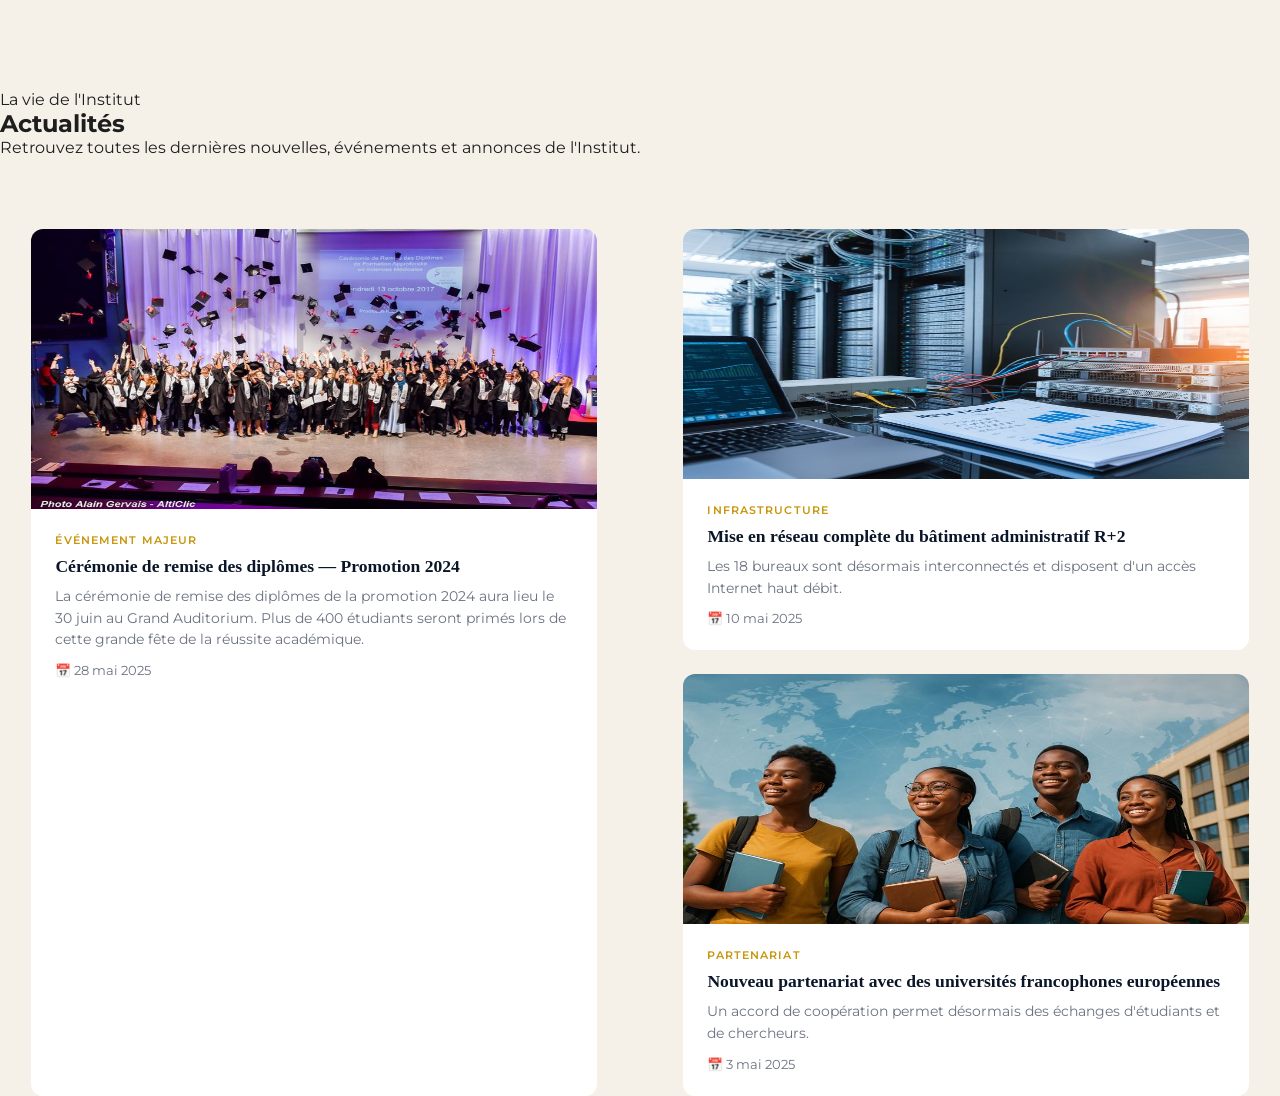
<file: actualite.html>
<!DOCTYPE html>
<html lang="fr">
<head>
    <meta charset="UTF-8">
    <meta name="viewport" content="width=device-width, initial-scale=1.0">
    <link rel="stylesheet" href="style.css">
    <link href="https://fonts.googleapis.com/css2?family=Montserrat:wght@400;600&display=swap" rel="stylesheet">
    <title>Actualités</title>
</head>
<body>
    <section id="actualites">
        <div class="section-header reveal">
            <p class="section-label">La vie de l'Institut</p>
            <h2 class="section-title">Actualités</h2>
            <p class="section-sub">Retrouvez toutes les dernières nouvelles, événements et annonces de l'Institut.</p>
        </div>
        <div class="news-grid">
            <div class="news-card news-main reveal">
                <img class="news-img" src="./outils-visuel/remise diplome.jfif" alt="">
                <div class="news-body">
                    <div class="news-cat">Événement majeur</div>
                    <h3>Cérémonie de remise des diplômes — Promotion 2024</h3>
                    <p>La cérémonie de remise des diplômes de la promotion 2024 aura lieu le 30 juin au Grand Auditorium. Plus de 400 étudiants seront primés lors de cette grande fête de la réussite académique.</p>
                    <div class="news-date">📅 28 mai 2025</div>
                </div>
            </div>
            <div class="news-card reveal">
                <img class="news-img" src="./outils-visuel/reseaux batiment.jfif" alt="">
                <div class="news-body">
                    <div class="news-cat">Infrastructure</div>
                    <h3>Mise en réseau complète du bâtiment administratif R+2</h3>
                    <p>Les 18 bureaux sont désormais interconnectés et disposent d'un accès Internet haut débit.</p>
                    <div class="news-date">📅 10 mai 2025</div>
                </div>
            </div>
            <div class="news-card reveal">
            <img class="news-img" src="./outils-visuel/partenaire universite.jfif" alt="">
            <div class="news-body">
                <div class="news-cat">Partenariat</div>
                <h3>Nouveau partenariat avec des universités francophones européennes</h3>
                <p>Un accord de coopération permet désormais des échanges d'étudiants et de chercheurs.</p>
                <div class="news-date">📅 3 mai 2025</div>
            </div>
            </div>
        </div>
    </section>

</body>
</html>
</file>
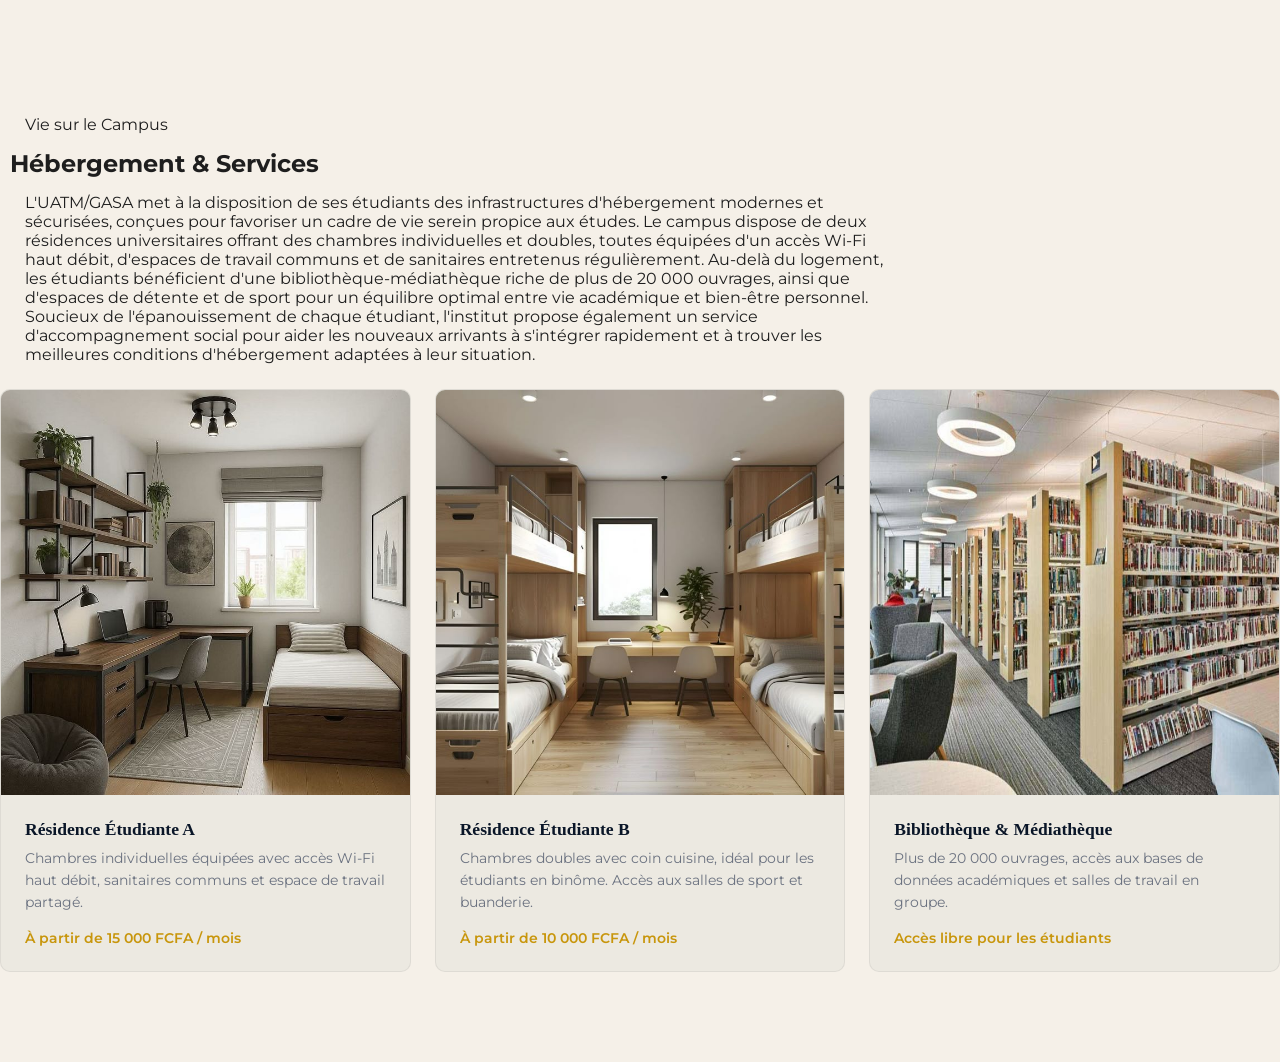
<file: hebergement.html>
<!DOCTYPE html>
<html lang="fr">
<head>
    <meta charset="UTF-8">
    <meta name="viewport" content="width=device-width, initial-scale=1.0">
    <link rel="stylesheet" href="style.css">
    <link href="https://fonts.googleapis.com/css2?family=Montserrat:wght@400;600&display=swap" rel="stylesheet">
    <title>Hebergement</title>
</head>
<body>
    <section id="hebergement">
        <div class="parag">
            <p>Vie sur le Campus</p>
            <h2>Hébergement & Services</h2>
            <p>
                L'UATM/GASA met à la disposition de ses étudiants des infrastructures d'hébergement 
                modernes et sécurisées, conçues pour favoriser un cadre de vie serein propice aux études. 
                Le campus dispose de deux résidences universitaires offrant des chambres individuelles et 
                doubles, toutes équipées d'un accès Wi-Fi haut débit, d'espaces de travail communs et de 
                sanitaires entretenus régulièrement. Au-delà du logement, les étudiants bénéficient d'une 
                bibliothèque-médiathèque riche de plus de 
                20 000 ouvrages, ainsi que d'espaces de détente et de sport pour un équilibre optimal entre 
                vie académique et bien-être personnel. Soucieux de l'épanouissement de chaque étudiant, 
                l'institut propose également un service d'accompagnement social pour aider les nouveaux arrivants 
                à s'intégrer rapidement et à trouver les meilleures conditions d'hébergement adaptées à leur 
                situation.
            </p>
        </div>
        <div class="heb-grid">
            <div class="heb-card reveal">
                <img class="heb-img" src="./outils-visuel/70437490591989.jfif" alt="">
                <div class="overlay"></div>
                <div class="heb-body">
                        <h3>Résidence Étudiante A</h3>
                        <p>Chambres individuelles équipées avec accès Wi-Fi haut débit, sanitaires communs et espace de travail partagé.</p>
                        <div class="heb-price">À partir de 15 000 FCFA / mois</div>
                </div>
            </div>
            <div class="heb-card reveal">
                <img class="heb-img" src="./outils-visuel/Dormitory_ Architecture, History, Sustainability, Materials And Typical Prices.jfif" alt="">
                <div class="overlay"></div>
                <div class="heb-body">
                    <h3>Résidence Étudiante B</h3>
                    <p>Chambres doubles avec coin cuisine, idéal pour les étudiants en binôme. Accès aux salles de sport et buanderie.</p>
                    <div class="heb-price">À partir de 10 000 FCFA / mois</div>
                </div>
            </div>
            <div class="heb-card reveal">
                <img class="heb-img" src="./outils-visuel/5418462047207827.jfif" alt="">
                <div class="overlay"></div>
                <div class="heb-body">
                    <h3>Bibliothèque &amp; Médiathèque</h3>
                    <p>Plus de 20 000 ouvrages, accès aux bases de données académiques et salles de travail en groupe.</p>
                    <div class="heb-price">Accès libre pour les étudiants</div>
                </div>
            </div>
        </div>
    </section>

</body>
</html>
</file>
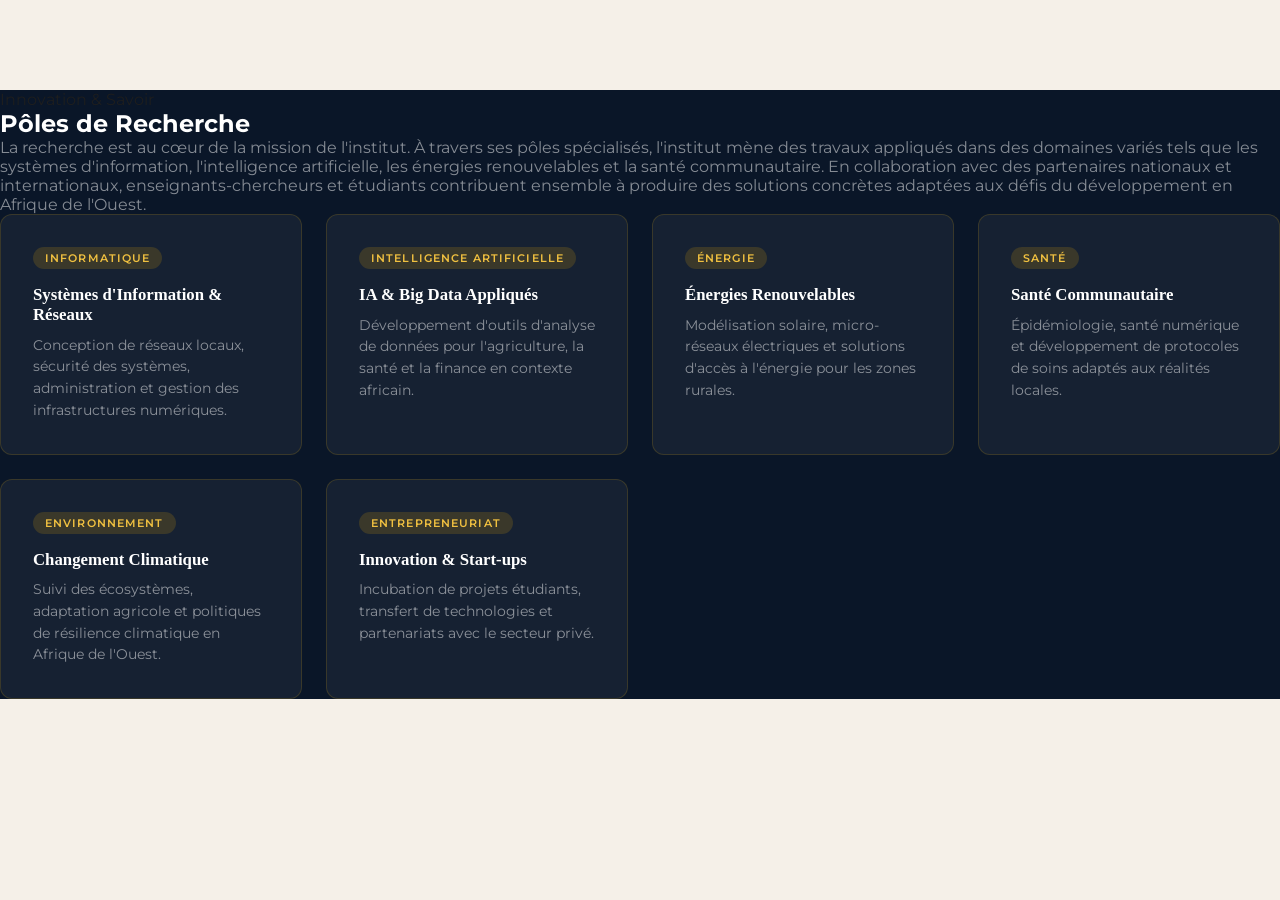
<file: recherche.html>
<!DOCTYPE html>
<html lang="fr">
<head>
    <meta charset="UTF-8">
    <meta name="viewport" content="width=device-width, initial-scale=1.0">
    <link rel="stylesheet" href="style.css">
    <link href="https://fonts.googleapis.com/css2?family=Montserrat:wght@400;600&display=swap" rel="stylesheet">
    <title>Recherche</title>
</head>
<body>
    <section id="recherche">
        <div class="section-header reveal">
            <p class="section-label">Innovation & Savoir</p>
            <h2 class="section-title" style="color:var(--white)">Pôles de Recherche</h2>
            <p class="section-sub" style="color:rgba(255,255,255,.5)">
                La recherche est au cœur de la mission de l'institut. À travers ses pôles spécialisés, 
                l'institut mène des travaux appliqués dans des domaines variés tels que les systèmes 
                d'information, l'intelligence artificielle, les énergies renouvelables et la santé communautaire. 
                En collaboration avec des partenaires nationaux et internationaux, enseignants-chercheurs et 
                étudiants contribuent ensemble à produire des solutions concrètes adaptées aux défis du 
                développement en Afrique de l'Ouest.
            </p>
        </div>
        <div class="rech-grid">
            <div class="rech-card reveal">
            <div class="rech-tag">Informatique</div>
            <h3>Systèmes d'Information & Réseaux</h3>
            <p>Conception de réseaux locaux, sécurité des systèmes, administration et gestion des infrastructures numériques.</p>
            </div>
            <div class="rech-card reveal">
            <div class="rech-tag">Intelligence Artificielle</div>
            <h3>IA & Big Data Appliqués</h3>
            <p>Développement d'outils d'analyse de données pour l'agriculture, la santé et la finance en contexte africain.</p>
            </div>
            <div class="rech-card reveal">
            <div class="rech-tag">Énergie</div>
            <h3>Énergies Renouvelables</h3>
            <p>Modélisation solaire, micro-réseaux électriques et solutions d'accès à l'énergie pour les zones rurales.</p>
            </div>
            <div class="rech-card reveal">
            <div class="rech-tag">Santé</div>
            <h3>Santé Communautaire</h3>
            <p>Épidémiologie, santé numérique et développement de protocoles de soins adaptés aux réalités locales.</p>
            </div>
            <div class="rech-card reveal">
            <div class="rech-tag">Environnement</div>
            <h3>Changement Climatique</h3>
            <p>Suivi des écosystèmes, adaptation agricole et politiques de résilience climatique en Afrique de l'Ouest.</p>
            </div>
            <div class="rech-card reveal">
            <div class="rech-tag">Entrepreneuriat</div>
            <h3>Innovation & Start-ups</h3>
            <p>Incubation de projets étudiants, transfert de technologies et partenariats avec le secteur privé.</p>
            </div>
        </div>
    </section>

</body>
</html>
</file>
<file: style.css>
:root {
        --navy:   #0a1628;
        --blue:   #1a3a6b;
        --gold:   #c8960c;
        --gold-l: #f0c040;
        --cream:  #f5f0e8;
        --white:  #ffffff;
        --text:   #1e1e1e;
        --muted:  #6b7280;
        --radius: 12px;
    }

    *, *::before, *::after { 
        box-sizing: border-box; margin: 0; padding: 0; 
    }

    html { 
        scroll-behavior: smooth; 
    }

    body {
        font-family: 'Montserrat';
        background: var(--cream);
        color: var(--text);
        overflow-x: hidden;
    }

    
    /* Style RECHERCHE */
    #recherche { background: var(--navy); }
    #recherche .section-title { color: var(--white); }
    #recherche .section-sub   { color: rgba(255,255,255,.5); }

    .rech-grid {
        display: grid;
        grid-template-columns: repeat(auto-fill, minmax(260px, 1fr));
        gap: 1.5rem;
    }
    .rech-card {
        background: rgba(255,255,255,.05);
        border: 1px solid rgba(200,150,12,.2);
        border-radius: var(--radius);
        padding: 2rem;
        transition: background .25s, border-color .25s;
    }
    .rech-card:hover {
        background: rgba(200,150,12,.08);
        border-color: var(--gold);
    }
    .rech-tag {
        display: inline-block;
        background: rgba(200,150,12,.2);
        color: var(--gold-l);
        font-size: .7rem; font-weight: 600; letter-spacing: .1em;
        text-transform: uppercase;
        padding: .25rem .75rem;
        border-radius: 50px;
        margin-bottom: 1rem;
    }
    .rech-card h3 {
        font-family: 'Playfair Display', serif;
        color: var(--white); font-size: 1.05rem; font-weight: 700;
        margin-bottom: .6rem;
    }
    .rech-card p { 
        color: rgba(255,255,255,.5); font-size: .85rem; line-height: 1.6; 
    }

    /* Style HÉBERGEMENT ── */
    .parag{
        margin-top: 10vh;
        padding: 10px;
    }
    .parag p{
        margin: 15px;
        width: 70%;
    }
    .heb-grid { 
        display: grid; grid-template-columns: repeat(3,1fr); gap: 1.5rem; 
    }
    .heb-card {
        border-radius:10px;
        overflow: hidden;
        background: var(--cream);
        border: 1px solid rgba(0,0,0,.06);
        transition: transform .25s, box-shadow .25s;
        background-color: #ece9e1; 
        margin-bottom: 10vh;
    }
    .heb-card:hover { 
        transform: translateY(-4px); box-shadow: 0 14px 36px rgba(0,0,0,.09); 
    }
    .heb-img {
        background: linear-gradient(135deg, var(--navy), var(--blue));
        display: flex; align-items: center; justify-content: center;
        font-size: 3.5rem;
        position: relative;
        width: 100%;
        height: 45vh;
        display: block;
    }
    .overlay {
        position: absolute;
        top: 0;
        left: 0;
        width: 100%;
        background-color: rgba(7, 87, 0, 0.411); /* couleur + transparence */
    }
    .heb-body { padding: 1.5rem; }
    .heb-body h3 {
        font-family: 'Playfair Display', serif;
        font-size: 1.1rem; font-weight: 700;
        color: var(--navy); margin-bottom: .5rem;
    }
    .heb-body p  { color: var(--muted); font-size: .85rem; line-height: 1.6; }
    .heb-price {
        margin-top: 1rem;
        font-weight: 600; color: var(--gold);
        font-size: .9rem;
    }

    /* Style ACTUALITÉS */
    #actualites { background: var(--cream); }
    .section-header{
        margin-top: 10vh;
    }
    .news-grid { display: grid; grid-template-columns: 1fr 1fr; gap: 1.5rem;margin-top: 8vh; }
    .news-main { grid-row: span 2; }
    .news-card {
        background: var(--white);
        border-radius: var(--radius);
        overflow: hidden;
        transition: transform .25s, box-shadow .25s;
        cursor: pointer;
        width: 90%;
        margin-left: 5%;
    }
    .news-card:hover { transform: translateY(-4px); box-shadow: 0 14px 40px rgba(0,0,0,.1); }
    .news-img {
        height: 250px;
        width: 100%;
        background: linear-gradient(135deg, var(--navy), #265490);
        display: flex; align-items: center; justify-content: center;
        font-size: 3rem;
    }
    .news-main .news-img { height: 280px; font-size: 4rem; }
    .news-body { padding: 1.5rem; }
    .news-cat {
        font-size: .7rem; font-weight: 600; letter-spacing: .1em;
        text-transform: uppercase; color: var(--gold);
        margin-bottom: .5rem;
    }
    .news-body h3 {
        font-family: 'Playfair Display', serif;
        font-size: 1.1rem; font-weight: 700;
        color: var(--navy); margin-bottom: .5rem; line-height: 1.3;
    }
    .news-body p  { 
        color: var(--muted); font-size: .85rem; line-height: 1.6; 
    }
    .news-date { 
        margin-top: .75rem; font-size: .8rem; color: var(--muted); 
    }
</file>
